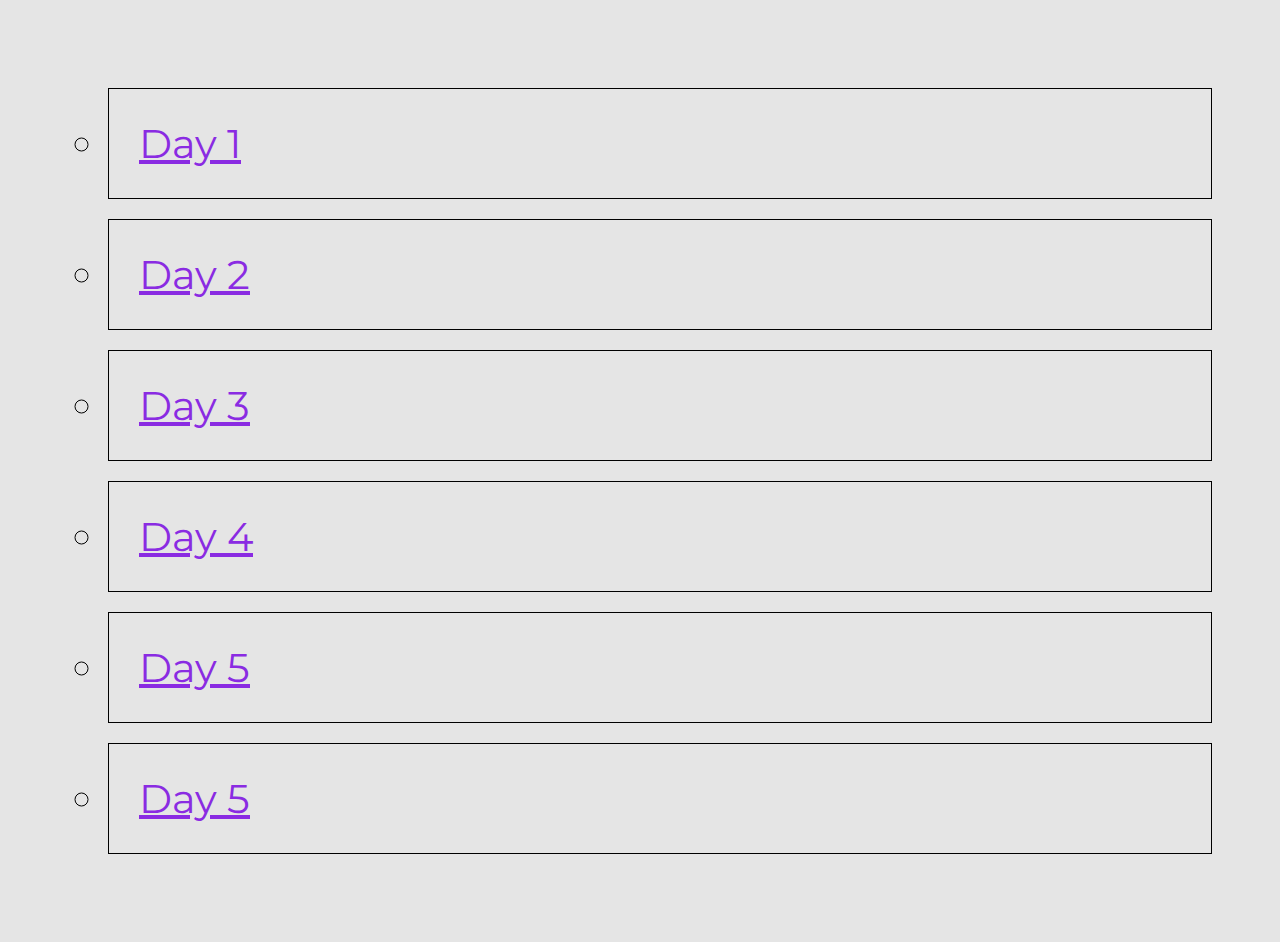
<file: index.html>
<!DOCTYPE html>
<html lang="en">
  <head>
    <meta charset="UTF-8" />
    <meta http-equiv="X-UA-Compatible" content="IE=edge" />
    <meta name="viewport" content="width=device-width, initial-scale=1.0" />

    <link rel="preconnect" href="https://fonts.googleapis.com" />
    <link rel="preconnect" href="https://fonts.gstatic.com" crossorigin />
    <link
      href="https://fonts.googleapis.com/css2?family=Montserrat:wght@400;700&display=swap"
      rel="stylesheet"
    />

    <link rel="stylesheet" href="./css/index.css" />

    <title>Resume</title>
  </head>

  <body>
    <ul class="list">
      <li class="item"><a href="./day-first.html">Day 1</a></li>
      <li class="item"><a href="./day-second.html">Day 2</a></li>
      <li class="item"><a href="./day-third.html">Day 3</a></li>
      <li class="item"><a href="./day-fourth.html">Day 4</a></li>
      <li class="item"><a href="./day-fifth.html">Day 5</a></li>
      <li class="item"><a href="./adaptive.html">Day 5</a></li>
      <!-- <li class="item"><a href="./full-resume.html">Full project</a></li> -->
    </ul>
  </body>
</html>
</file>
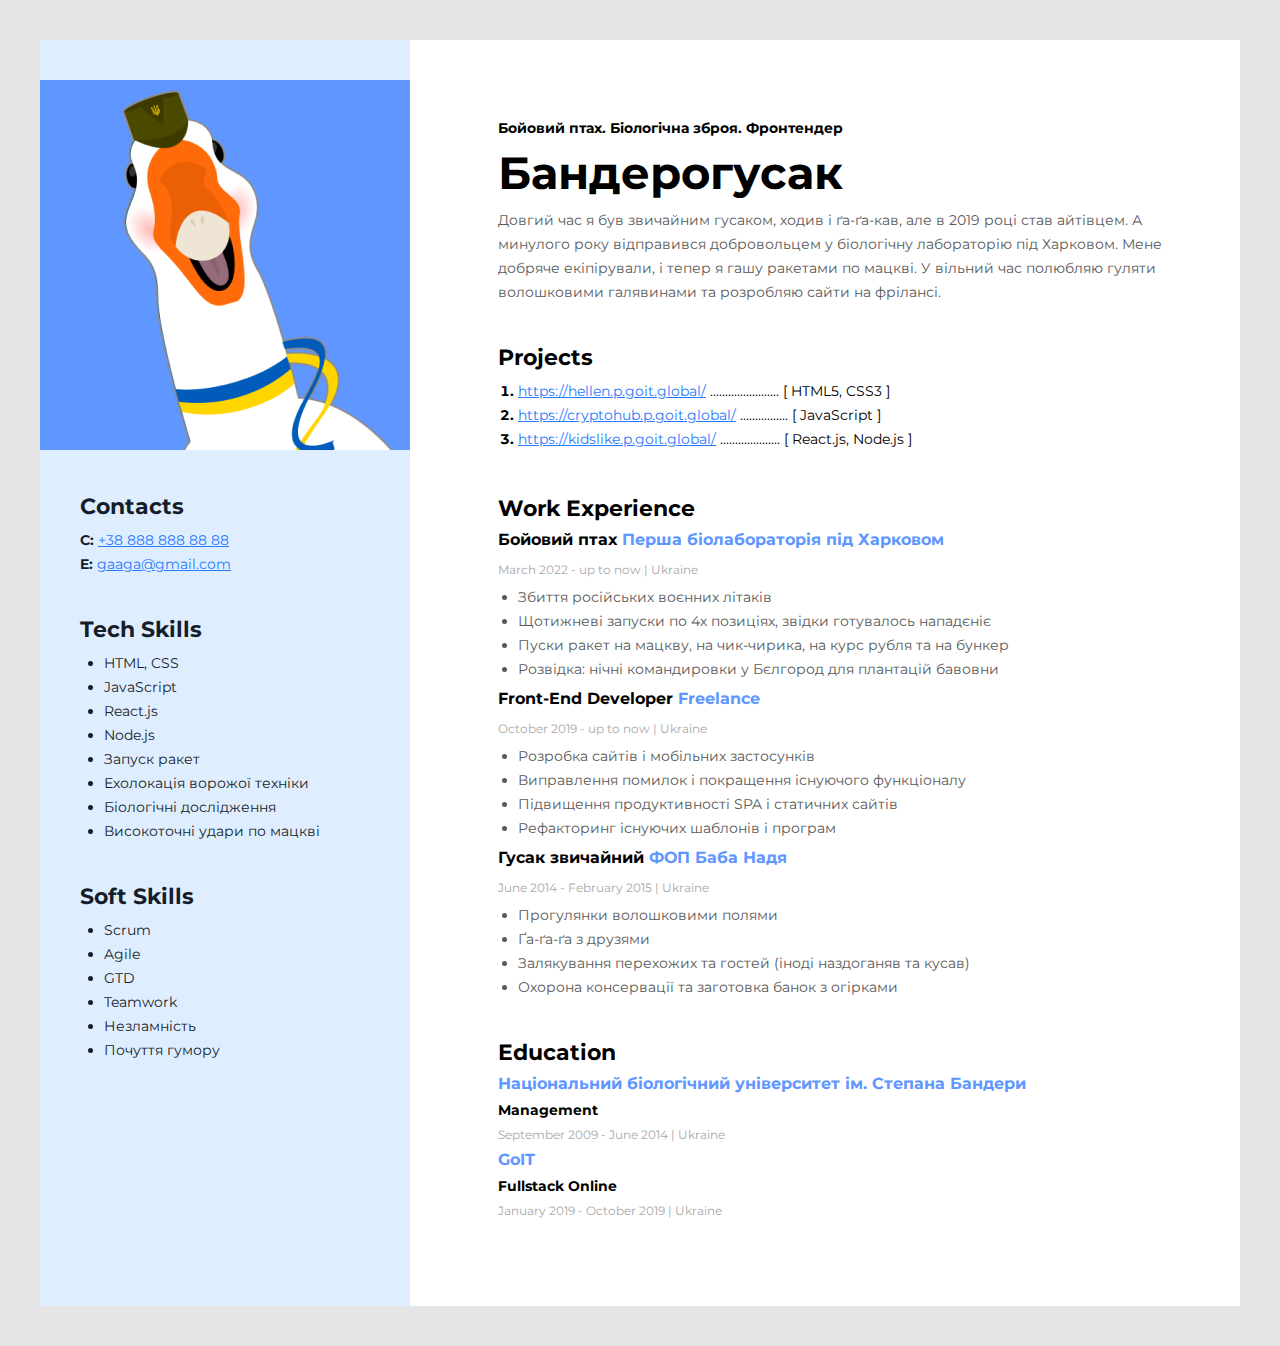
<file: adaptive.html>
<!DOCTYPE html>
<html lang="en">
  <head>
    <meta charset="UTF-8" />
    <meta http-equiv="X-UA-Compatible" content="IE=edge" />
    <meta name="viewport" content="width=device-width, initial-scale=1.0" />

    <link rel="preconnect" href="https://fonts.googleapis.com" />
    <link rel="preconnect" href="https://fonts.gstatic.com" crossorigin />
    <link
      href="https://fonts.googleapis.com/css2?family=Montserrat:wght@400;700&display=swap"
      rel="stylesheet"
    />

    <link rel="stylesheet" href="./css/reset.css" />
    <link rel="stylesheet" href="./css/adaptive.css" />

    <title>My resume</title>
  </head>

  <body>
    <div class="wrapper">
      <!-- Main content -->
      <div class="main-content">
        <!-- About me -->
        <div class="about-me">
          <h2 class="my-profession">
            Бойовий птах. Біологічна зброя. Фронтендер
          </h2>

          <h1 class="my-name">Бандерогусак</h1>

          <p class="my-summary">
            Довгий час я був звичайним гусаком, ходив і ґа-ґа-кав, але в 2019
            році став айтівцем. А минулого року відправився добровольцем у
            біологічну лабораторію під Харковом. Мене добряче екіпірували, і
            тепер я гашу ракетами по мацкві. У вільний час полюбляю гуляти
            волошковими галявинами та розробляю сайти на фрілансі.
          </p>
        </div>

        <!-- Projects -->
        <div class="projects-container">
          <h3 class="main-content-title">Projects</h3>

          <ol class="projects-list">
            <li class="projects-item">
              <a class="projects-link" href="https://hellen.p.goit.global/"
                >https://hellen.p.goit.global/</a
              >
              <span class="projects-tech">
                ....................... [ HTML5, CSS3 ]
              </span>
            </li>
            <li class="projects-item">
              <a class="projects-link" href="https://cryptohub.p.goit.global/"
                >https://cryptohub.p.goit.global/</a
              >
              <span class="projects-tech">
                ................ [ JavaScript ]
              </span>
            </li>
            <li class="projects-item">
              <a class="projects-link" href="https://kidslike.p.goit.global/"
                >https://kidslike.p.goit.global/</a
              >
              <span class="projects-tech">
                .................... [ React.js, Node.js ]
              </span>
            </li>
          </ol>
        </div>

        <!-- Work experience -->
        <div class="work-experience-container">
          <h3 class="main-content-title">Work Experience</h3>

          <!-- Company 1 -->
          <div class="company-container">
            <h4 class="company-position">
              Бойовий птах
              <span class="company-position-accent">
                Перша біолабораторія під Харковом
              </span>
            </h4>
            <p class="company-period">March 2022 - up to now | Ukraine</p>

            <ul class="company-duties-list">
              <li class="company-duties-item">
                Збиття російських воєнних літаків
              </li>
              <li class="company-duties-item">
                Щотижневі запуски по 4х позиціях, звідки готувалось нападєніє
              </li>
              <li class="company-duties-item">
                Пуски ракет на мацкву, на чик-чирика, на курс рубля та на бункер
              </li>
              <li class="company-duties-item">
                Розвідка: нічні командировки у Бєлгород для плантацій бавовни
              </li>
            </ul>
          </div>

          <!-- Company 2 -->
          <div class="company-container">
            <h4 class="company-position">
              Front-End Developer
              <span class="company-position-accent">Freelance</span>
            </h4>
            <p class="company-period">October 2019 - up to now | Ukraine</p>

            <ul class="company-duties-list">
              <li class="company-duties-item">
                Розробка сайтів і мобільних застосунків
              </li>
              <li class="company-duties-item">
                Виправлення помилок і покращення існуючого функціоналу
              </li>
              <li class="company-duties-item">
                Підвищення продуктивності SPA і статичних сайтів
              </li>
              <li class="company-duties-item">
                Рефакторинг існуючих шаблонів і програм
              </li>
            </ul>
          </div>

          <!-- Company 3 -->
          <div class="company-container">
            <h4 class="company-position">
              Гусак звичайний
              <span class="company-position-accent">ФОП Баба Надя</span>
            </h4>
            <p class="company-period">June 2014 - February 2015 | Ukraine</p>

            <ul class="company-duties-list">
              <li class="company-duties-item">Прогулянки волошковими полями</li>
              <li class="company-duties-item">Ґа-ґа-ґа з друзями</li>
              <li class="company-duties-item">
                Залякування перехожих та гостей (іноді наздоганяв та кусав)
              </li>
              <li class="company-duties-item">
                Охорона консервації та заготовка банок з огірками
              </li>
            </ul>
          </div>
        </div>

        <!-- Education -->

        <div>
          <h3 class="main-content-title">Education</h3>

          <div>
            <h4 class="education-place">
              Національний біологічний університет ім. Степана Бандери
            </h4>
            <h5 class="education-profile">Management</h5>
            <p class="company-period">September 2009 - June 2014 | Ukraine</p>
          </div>

          <div>
            <h4 class="education-place">GoIT</h4>
            <h5 class="education-profile">Fullstack Online</h5>
            <p class="company-period">January 2019 - October 2019 | Ukraine</p>
          </div>
        </div>
      </div>

      <!-- Sidebar -->
      <aside class="sidebar">
        <img
          class="my-photo"
          src="./img/banderogoose.png"
          alt="My photo"
          width="370"
        />

        <div class="sidebar-content">
          <!-- Contacts -->
          <div class="contacts-container">
            <h3 class="sidebar-title">Contacts</h3>

            <ul>
              <li class="contacts-item">
                C:
                <a class="contacts-link" href="tel:+388888888888"
                  >+38 888 888 88 88</a
                >
              </li>
              <li class="contacts-item">
                E:
                <a class="contacts-link" href="mailto:gaaga@gmail.com"
                  >gaaga@gmail.com</a
                >
              </li>
            </ul>
          </div>
          <div class="skill-row">
            <!-- Tech skills -->
            <div class="skills-container">
              <h3 class="sidebar-title">Tech Skills</h3>
              <ul class="skills-list">
                <li class="skills-item">HTML, CSS</li>
                <li class="skills-item">JavaScript</li>
                <li class="skills-item">React.js</li>
                <li class="skills-item">Node.js</li>
                <li class="skills-item">Запуск ракет</li>
                <li class="skills-item">Ехолокація ворожої техніки</li>
                <li class="skills-item">Біологічні дослідження</li>
                <li class="skills-item">Високоточні удари по мацкві</li>
              </ul>
            </div>

            <!-- Soft skills -->
            <div class="skills-container">
              <h3 class="sidebar-title">Soft Skills</h3>

              <ul class="skills-list">
                <li class="skills-item">Scrum</li>
                <li class="skills-item">Agile</li>
                <li class="skills-item">GTD</li>
                <li class="skills-item">Teamwork</li>
                <li class="skills-item">Незламність</li>
                <li class="skills-item">Почуття гумору</li>
              </ul>
            </div>
          </div>
        </div>
      </aside>
    </div>
  </body>
</html>
</file>
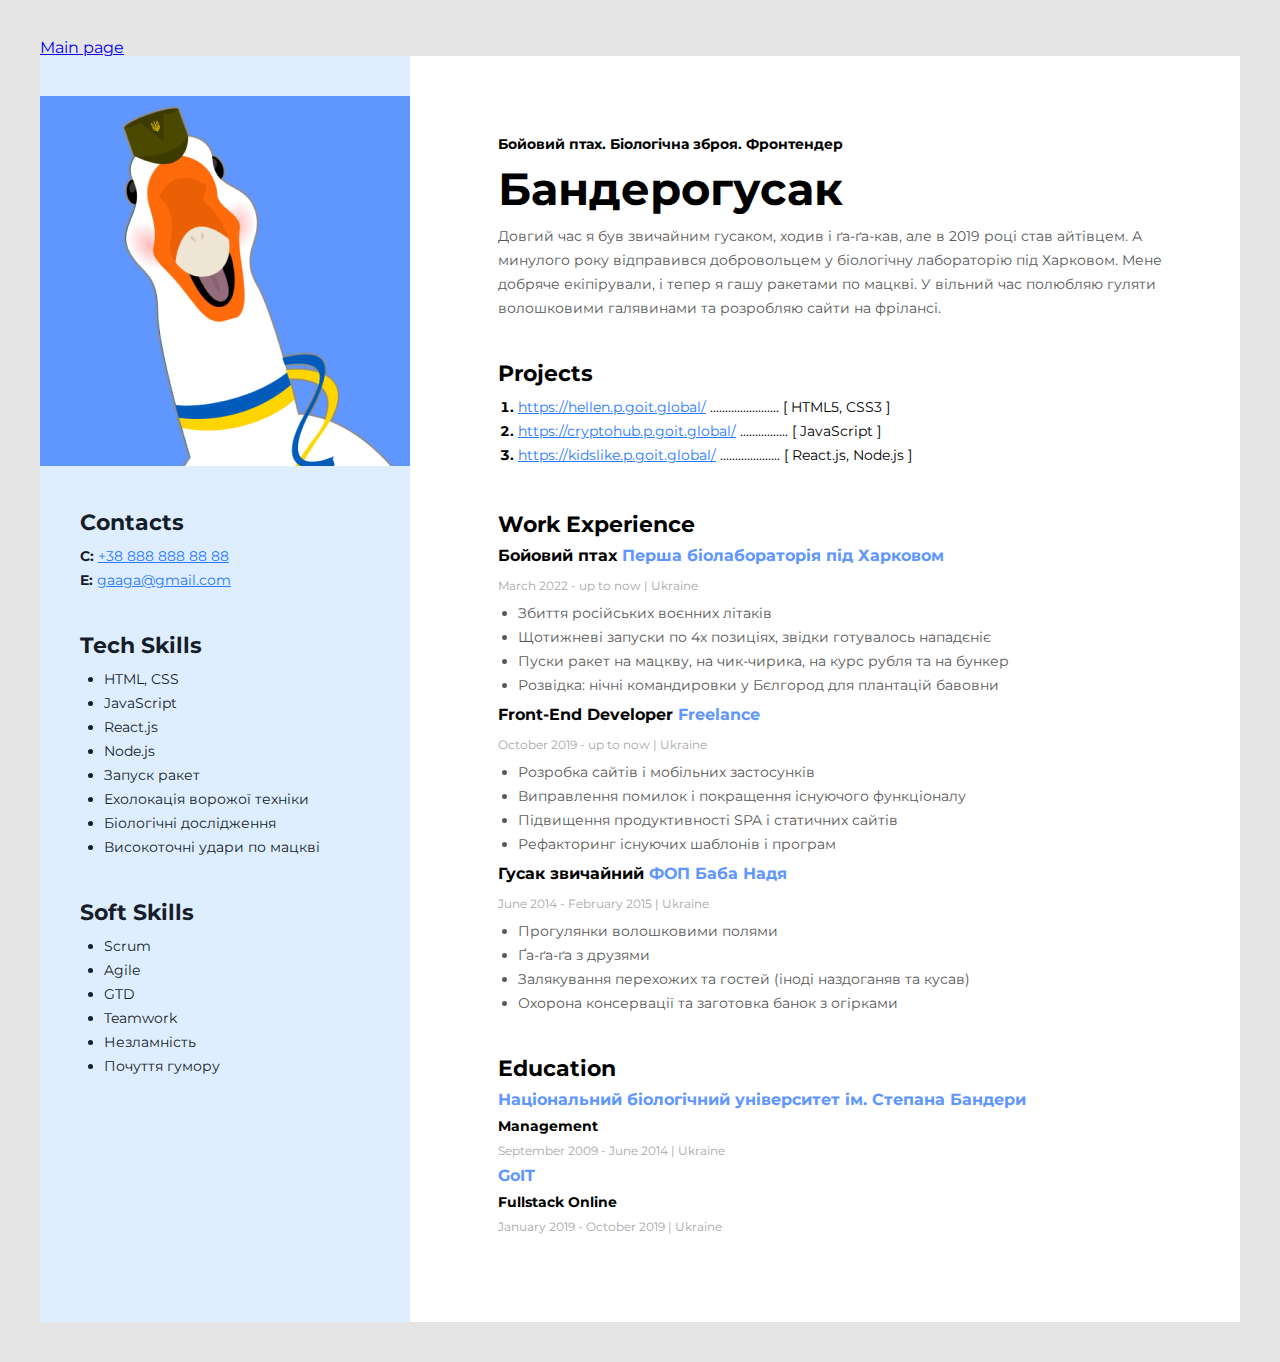
<file: day-fifth.html>
<!DOCTYPE html>
<html lang="en">
  <head>
    <meta charset="UTF-8" />
    <meta http-equiv="X-UA-Compatible" content="IE=edge" />
    <meta name="viewport" content="width=device-width, initial-scale=1.0" />

    <link rel="preconnect" href="https://fonts.googleapis.com" />
    <link rel="preconnect" href="https://fonts.gstatic.com" crossorigin />
    <link
      href="https://fonts.googleapis.com/css2?family=Montserrat:wght@400;700&display=swap"
      rel="stylesheet"
    />

    <link rel="stylesheet" href="./css/reset.css" />
    <link rel="stylesheet" href="./css/full-styles.css" />

    <title>My resume</title>
  </head>

  <body>
    <a href="./index.html">Main page</a>
    <div class="wrapper">
      <!-- Main content -->
      <div class="main-content">
        <!-- About me -->
        <div class="about-me">
          <h2 class="my-profession">
            Бойовий птах. Біологічна зброя. Фронтендер
          </h2>

          <h1 class="my-name">Бандерогусак</h1>

          <p class="my-summary">
            Довгий час я був звичайним гусаком, ходив і ґа-ґа-кав, але в 2019
            році став айтівцем. А минулого року відправився добровольцем у
            біологічну лабораторію під Харковом. Мене добряче екіпірували, і
            тепер я гашу ракетами по мацкві. У вільний час полюбляю гуляти
            волошковими галявинами та розробляю сайти на фрілансі.
          </p>
        </div>

        <!-- Projects -->
        <div class="projects-container">
          <h3 class="main-content-title">Projects</h3>

          <ol class="projects-list">
            <li class="projects-item">
              <a class="projects-link" href="https://hellen.p.goit.global/"
                >https://hellen.p.goit.global/</a
              >
              <span class="projects-tech">
                ....................... [ HTML5, CSS3 ]
              </span>
            </li>
            <li class="projects-item">
              <a class="projects-link" href="https://cryptohub.p.goit.global/"
                >https://cryptohub.p.goit.global/</a
              >
              <span class="projects-tech">
                ................ [ JavaScript ]
              </span>
            </li>
            <li class="projects-item">
              <a class="projects-link" href="https://kidslike.p.goit.global/"
                >https://kidslike.p.goit.global/</a
              >
              <span class="projects-tech">
                .................... [ React.js, Node.js ]
              </span>
            </li>
          </ol>
        </div>

        <!-- Work experience -->
        <div class="work-experience-container">
          <h3 class="main-content-title">Work Experience</h3>

          <!-- Company 1 -->
          <div class="company-container">
            <h4 class="company-position">
              Бойовий птах
              <span class="company-position-accent">
                Перша біолабораторія під Харковом
              </span>
            </h4>
            <p class="company-period">March 2022 - up to now | Ukraine</p>

            <ul class="company-duties-list">
              <li class="company-duties-item">
                Збиття російських воєнних літаків
              </li>
              <li class="company-duties-item">
                Щотижневі запуски по 4х позиціях, звідки готувалось нападєніє
              </li>
              <li class="company-duties-item">
                Пуски ракет на мацкву, на чик-чирика, на курс рубля та на бункер
              </li>
              <li class="company-duties-item">
                Розвідка: нічні командировки у Бєлгород для плантацій бавовни
              </li>
            </ul>
          </div>

          <!-- Company 2 -->
          <div class="company-container">
            <h4 class="company-position">
              Front-End Developer
              <span class="company-position-accent">Freelance</span>
            </h4>
            <p class="company-period">October 2019 - up to now | Ukraine</p>

            <ul class="company-duties-list">
              <li class="company-duties-item">
                Розробка сайтів і мобільних застосунків
              </li>
              <li class="company-duties-item">
                Виправлення помилок і покращення існуючого функціоналу
              </li>
              <li class="company-duties-item">
                Підвищення продуктивності SPA і статичних сайтів
              </li>
              <li class="company-duties-item">
                Рефакторинг існуючих шаблонів і програм
              </li>
            </ul>
          </div>

          <!-- Company 3 -->
          <div class="company-container">
            <h4 class="company-position">
              Гусак звичайний
              <span class="company-position-accent">ФОП Баба Надя</span>
            </h4>
            <p class="company-period">June 2014 - February 2015 | Ukraine</p>

            <ul class="company-duties-list">
              <li class="company-duties-item">Прогулянки волошковими полями</li>
              <li class="company-duties-item">Ґа-ґа-ґа з друзями</li>
              <li class="company-duties-item">
                Залякування перехожих та гостей (іноді наздоганяв та кусав)
              </li>
              <li class="company-duties-item">
                Охорона консервації та заготовка банок з огірками
              </li>
            </ul>
          </div>
        </div>

        <!-- Education -->

        <div>
          <h3 class="main-content-title">Education</h3>

          <div>
            <h4 class="education-place">
              Національний біологічний університет ім. Степана Бандери
            </h4>
            <h5 class="education-profile">Management</h5>
            <p class="company-period">September 2009 - June 2014 | Ukraine</p>
          </div>

          <div>
            <h4 class="education-place">GoIT</h4>
            <h5 class="education-profile">Fullstack Online</h5>
            <p class="company-period">January 2019 - October 2019 | Ukraine</p>
          </div>
        </div>
      </div>

      <!-- Sidebar -->
      <aside class="sidebar">
        <img
          class="my-photo"
          src="./img/banderogoose.png"
          alt="My photo"
          width="370"
        />

        <div class="sidebar-content">
          <!-- Contacts -->
          <div class="contacts-container">
            <h3 class="sidebar-title">Contacts</h3>

            <ul>
              <li class="contacts-item">
                C:
                <a class="contacts-link" href="tel:+388888888888"
                  >+38 888 888 88 88</a
                >
              </li>
              <li class="contacts-item">
                E:
                <a class="contacts-link" href="mailto:gaaga@gmail.com"
                  >gaaga@gmail.com</a
                >
              </li>
            </ul>
          </div>

          <!-- Tech skills -->
          <div class="skills-container">
            <h3 class="sidebar-title">Tech Skills</h3>
            <ul class="skills-list">
              <li class="skills-item">HTML, CSS</li>
              <li class="skills-item">JavaScript</li>
              <li class="skills-item">React.js</li>
              <li class="skills-item">Node.js</li>
              <li class="skills-item">Запуск ракет</li>
              <li class="skills-item">Ехолокація ворожої техніки</li>
              <li class="skills-item">Біологічні дослідження</li>
              <li class="skills-item">Високоточні удари по мацкві</li>
            </ul>
          </div>

          <!-- Soft skills -->
          <div class="skills-container">
            <h3 class="sidebar-title">Soft Skills</h3>

            <ul class="skills-list">
              <li class="skills-item">Scrum</li>
              <li class="skills-item">Agile</li>
              <li class="skills-item">GTD</li>
              <li class="skills-item">Teamwork</li>
              <li class="skills-item">Незламність</li>
              <li class="skills-item">Почуття гумору</li>
            </ul>
          </div>
        </div>
      </aside>
    </div>
  </body>
</html>
</file>
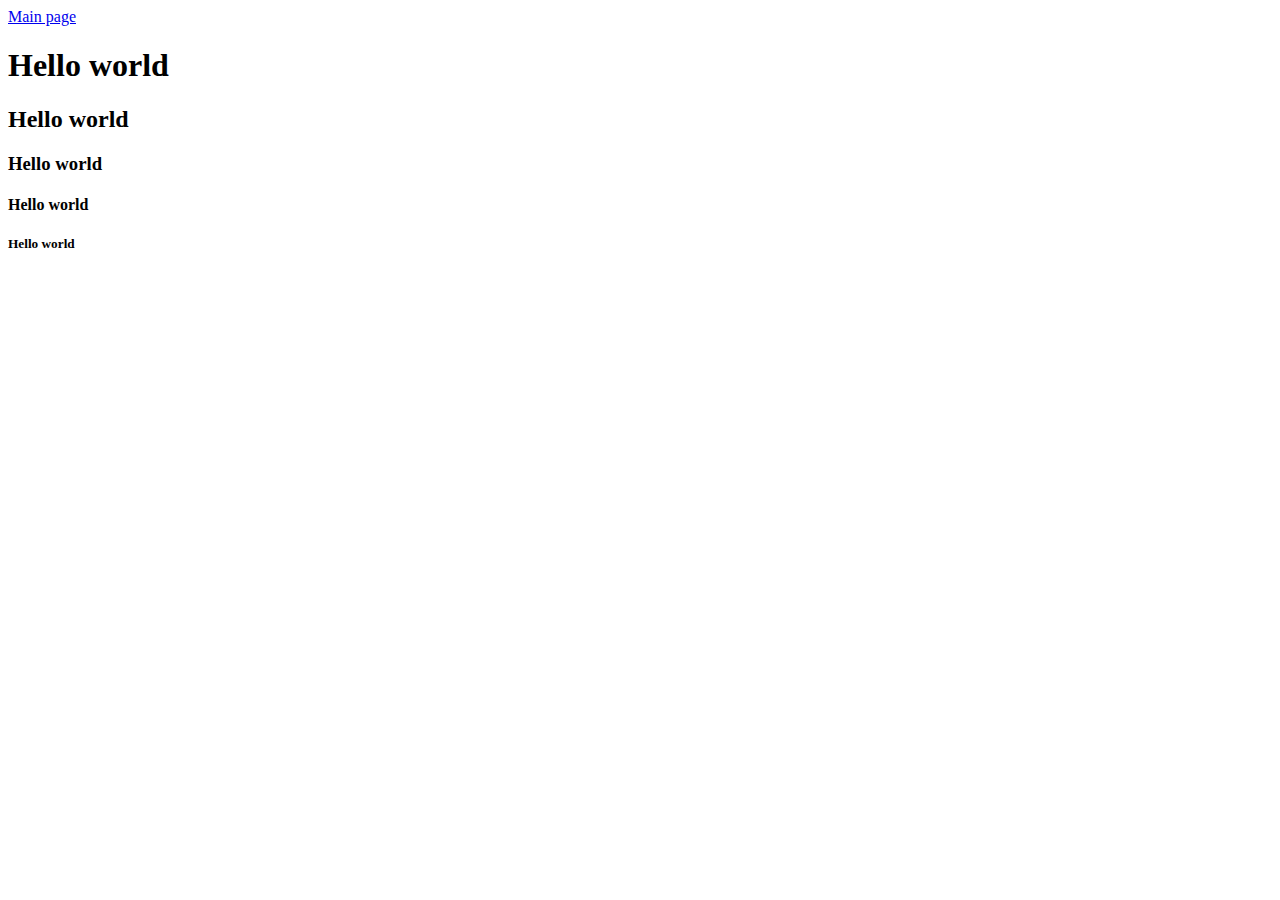
<file: day-first.html>
<!DOCTYPE html>
<html lang="en">
  <head>
    <meta charset="UTF-8" />
    <meta http-equiv="X-UA-Compatible" content="IE=edge" />
    <meta name="viewport" content="width=device-width, initial-scale=1.0" />
    <title>My resume</title>
  </head>
  <body>
    <a href="./index.html">Main page</a>
    <h1>Hello world</h1>
    <h2>Hello world</h2>
    <h3>Hello world</h3>
    <h4>Hello world</h4>
    <h5>Hello world</h5>
  </body>
</html>
</file>
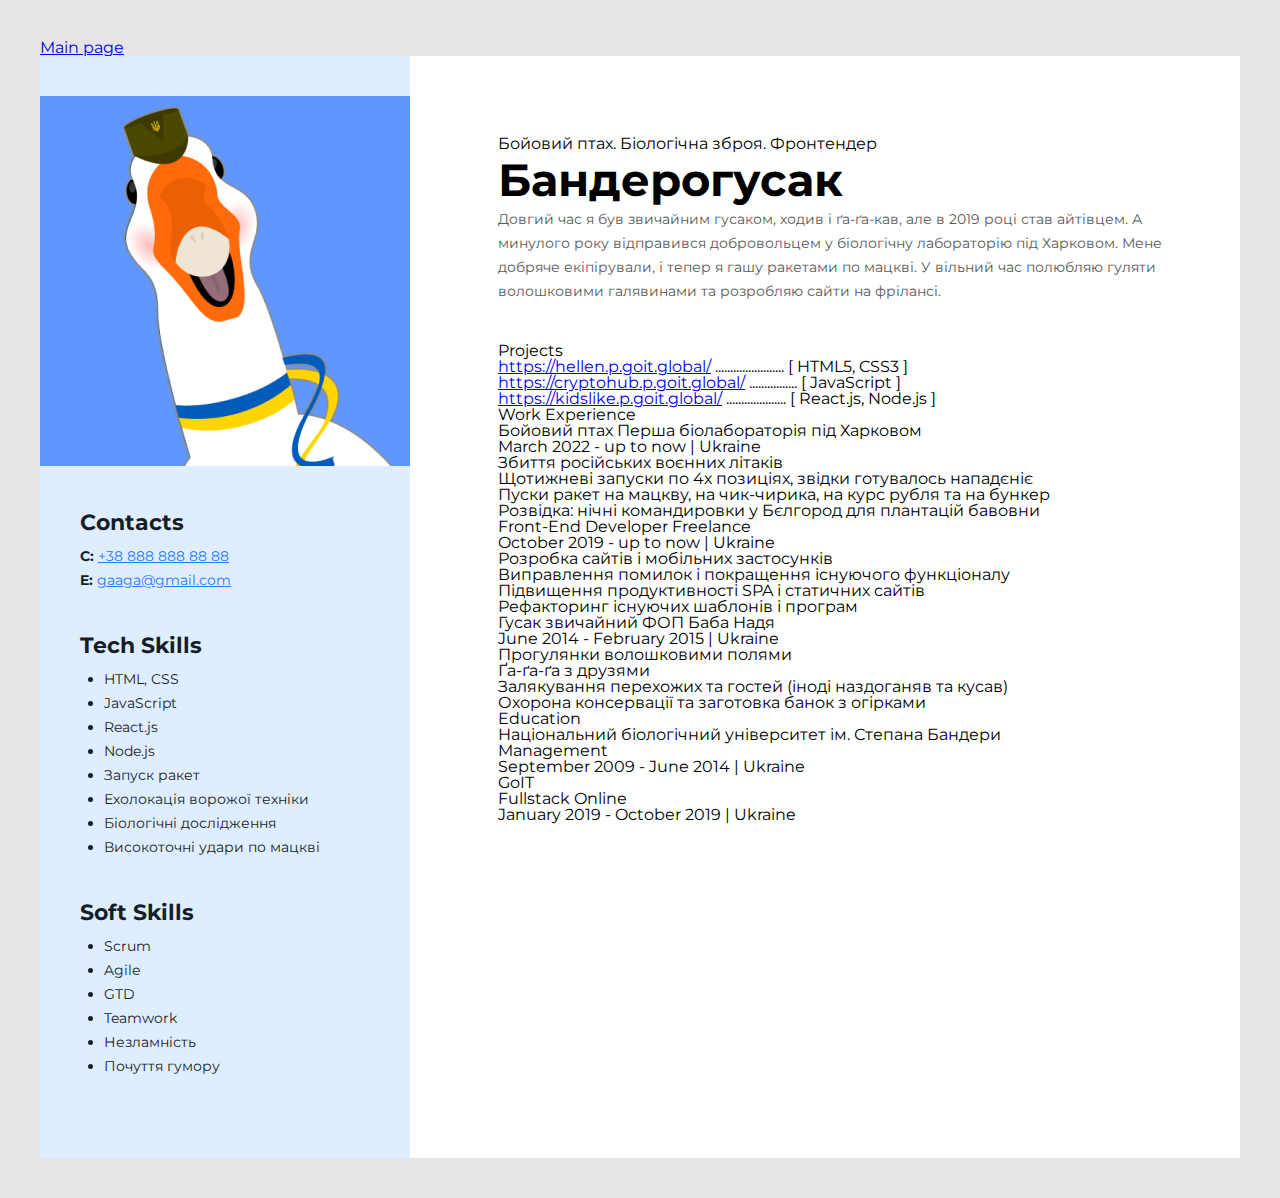
<file: day-fourth.html>
<!DOCTYPE html>
<html lang="en">
  <head>
    <meta charset="UTF-8" />
    <meta http-equiv="X-UA-Compatible" content="IE=edge" />
    <meta name="viewport" content="width=device-width, initial-scale=1.0" />

    <link rel="preconnect" href="https://fonts.googleapis.com" />
    <link rel="preconnect" href="https://fonts.gstatic.com" crossorigin />
    <link
      href="https://fonts.googleapis.com/css2?family=Montserrat:wght@400;700&display=swap"
      rel="stylesheet"
    />

    <link rel="stylesheet" href="./css/reset.css" />
    <link rel="stylesheet" href="./css/fourth-day.css" />

    <title>My resume</title>
  </head>

  <body><a href="./index.html">Main page</a>
    <div class="wrapper">
      <!-- Main content -->
      <div class="main-content">
        <!-- About me -->
        <div class="about-me">
          <h2>Бойовий птах. Біологічна зброя. Фронтендер</h2>

          <h1 class="my-name">Бандерогусак</h1>

          <p class="my-summary">
            Довгий час я був звичайним гусаком, ходив і ґа-ґа-кав, але в 2019
            році став айтівцем. А минулого року відправився добровольцем у
            біологічну лабораторію під Харковом. Мене добряче екіпірували, і
            тепер я гашу ракетами по мацкві. У вільний час полюбляю гуляти
            волошковими галявинами та розробляю сайти на фрілансі.
          </p>
        </div>

        <!-- Projects -->
        <div>
          <h3>Projects</h3>

          <ol>
            <li>
              <a href="https://hellen.p.goit.global/"
                >https://hellen.p.goit.global/</a
              >

              ....................... [ HTML5, CSS3 ]
            </li>
            <li>
              <a href="https://cryptohub.p.goit.global/"
                >https://cryptohub.p.goit.global/</a
              >
              ................ [ JavaScript ]
            </li>
            <li>
              <a href="https://kidslike.p.goit.global/"
                >https://kidslike.p.goit.global/</a
              >
              .................... [ React.js, Node.js ]
            </li>
          </ol>
        </div>

        <!-- Work experience -->
        <div>
          <h3>Work Experience</h3>

          <!-- Company 1 -->
          <div>
            <h4>Бойовий птах Перша біолабораторія під Харковом</h4>
            <p>March 2022 - up to now | Ukraine</p>

            <ul>
              <li>Збиття російських воєнних літаків</li>
              <li>
                Щотижневі запуски по 4х позиціях, звідки готувалось нападєніє
              </li>
              <li>
                Пуски ракет на мацкву, на чик-чирика, на курс рубля та на бункер
              </li>
              <li>
                Розвідка: нічні командировки у Бєлгород для плантацій бавовни
              </li>
            </ul>
          </div>

          <!-- Company 2 -->
          <div>
            <h4>Front-End Developer Freelance</h4>
            <p>October 2019 - up to now | Ukraine</p>

            <ul>
              <li>Розробка сайтів і мобільних застосунків</li>
              <li>Виправлення помилок і покращення існуючого функціоналу</li>
              <li>Підвищення продуктивності SPA і статичних сайтів</li>
              <li>Рефакторинг існуючих шаблонів і програм</li>
            </ul>
          </div>

          <!-- Company 3 -->
          <div>
            <h4>Гусак звичайний ФОП Баба Надя</h4>
            <p>June 2014 - February 2015 | Ukraine</p>

            <ul>
              <li>Прогулянки волошковими полями</li>
              <li>Ґа-ґа-ґа з друзями</li>
              <li>
                Залякування перехожих та гостей (іноді наздоганяв та кусав)
              </li>
              <li>Охорона консервації та заготовка банок з огірками</li>
            </ul>
          </div>
        </div>

        <!-- Education -->

        <div>
          <h3>Education</h3>

          <div>
            <h4>Національний біологічний університет ім. Степана Бандери</h4>
            <h5>Management</h5>
            <p>September 2009 - June 2014 | Ukraine</p>
          </div>

          <div>
            <h4>GoIT</h4>
            <h5>Fullstack Online</h5>
            <p>January 2019 - October 2019 | Ukraine</p>
          </div>
        </div>
      </div>

      <!-- Sidebar -->
      <aside class="sidebar">
        <img
          class="my-photo"
          src="./img/banderogoose.png"
          alt="My photo"
          width="370"
        />

        <div class="sidebar-content">
          <!-- Contacts -->
          <div class="contacts-container">
            <h3 class="sidebar-title">Contacts</h3>

            <ul>
              <li class="contacts-item">
                C:
                <a class="contacts-link" href="tel:+388888888888"
                  >+38 888 888 88 88</a
                >
              </li>
              <li class="contacts-item">
                E:
                <a class="contacts-link" href="mailto:gaaga@gmail.com"
                  >gaaga@gmail.com</a
                >
              </li>
            </ul>
          </div>

          <!-- Tech skills -->
          <div class="skills-container">
            <h3 class="sidebar-title">Tech Skills</h3>
            <ul class="skills-list">
              <li class="skills-item">HTML, CSS</li>
              <li class="skills-item">JavaScript</li>
              <li class="skills-item">React.js</li>
              <li class="skills-item">Node.js</li>
              <li class="skills-item">Запуск ракет</li>
              <li class="skills-item">Ехолокація ворожої техніки</li>
              <li class="skills-item">Біологічні дослідження</li>
              <li class="skills-item">Високоточні удари по мацкві</li>
            </ul>
          </div>

          <!-- Soft skills -->
          <div class="skills-container">
            <h3 class="sidebar-title">Soft Skills</h3>

            <ul class="skills-list">
              <li class="skills-item">Scrum</li>
              <li class="skills-item">Agile</li>
              <li class="skills-item">GTD</li>
              <li class="skills-item">Teamwork</li>
              <li class="skills-item">Незламність</li>
              <li class="skills-item">Почуття гумору</li>
            </ul>
          </div>
        </div>
      </aside>
    </div>
  </body>
</html>
</file>
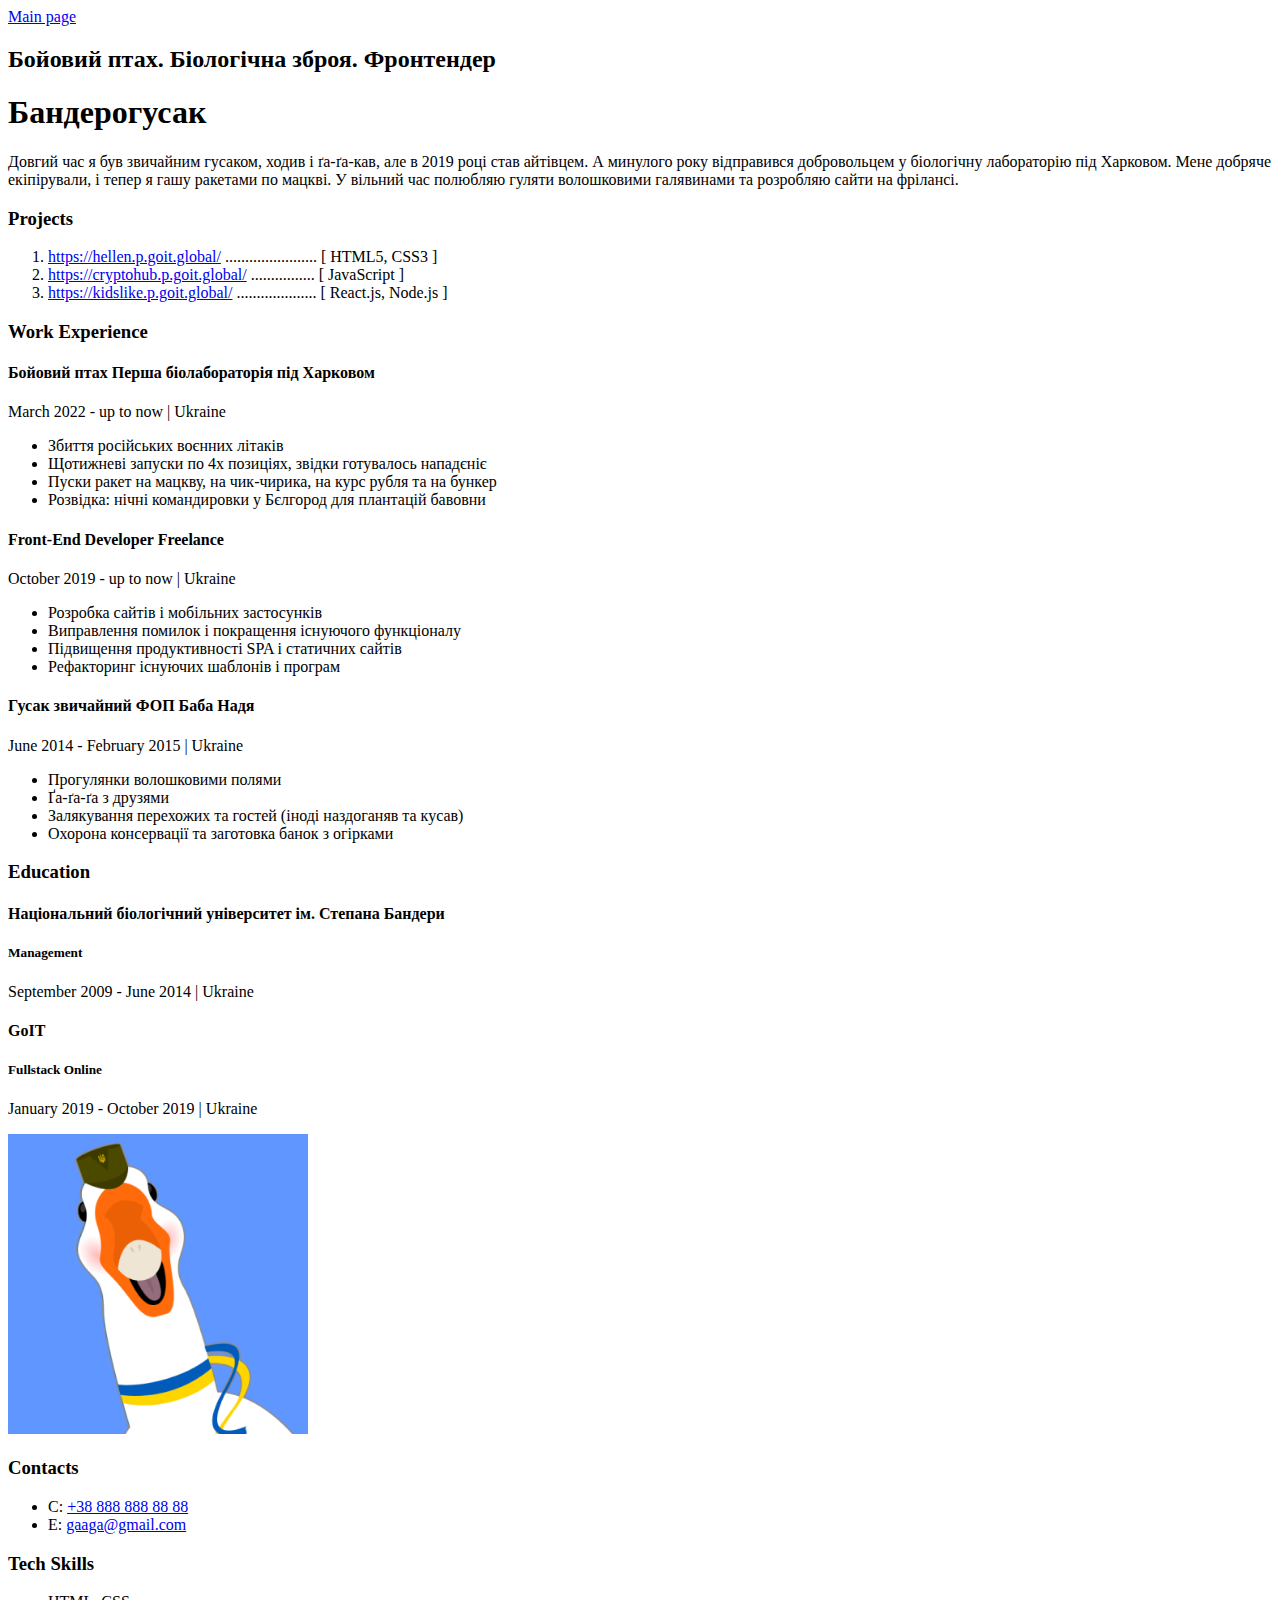
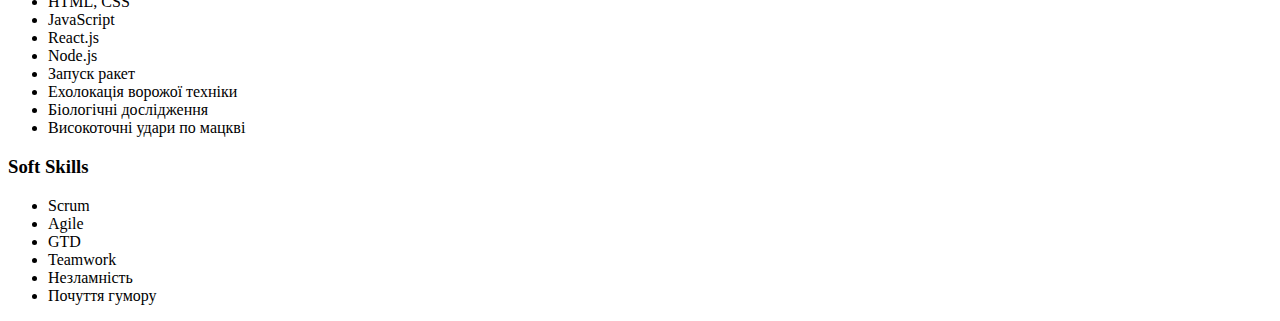
<file: day-second.html>
<!DOCTYPE html>
<html lang="en">
  <head>
    <meta charset="UTF-8" />
    <meta http-equiv="X-UA-Compatible" content="IE=edge" />
    <meta name="viewport" content="width=device-width, initial-scale=1.0" />
    <title>My resume</title>
  </head>

  <body>
    <a href="./index.html">Main page</a>
    <!-- Main content -->
    <div>
      <!-- About me -->
      <div>
        <h2>Бойовий птах. Біологічна зброя. Фронтендер</h2>

        <h1>Бандерогусак</h1>

        <p>
          Довгий час я був звичайним гусаком, ходив і ґа-ґа-кав, але в 2019 році
          став айтівцем. А минулого року відправився добровольцем у біологічну
          лабораторію під Харковом. Мене добряче екіпірували, і тепер я гашу
          ракетами по мацкві. У вільний час полюбляю гуляти волошковими
          галявинами та розробляю сайти на фрілансі.
        </p>
      </div>

      <!-- Projects -->
      <div>
        <h3>Projects</h3>

        <ol>
          <li>
            <a href="https://hellen.p.goit.global/"
              >https://hellen.p.goit.global/</a
            >

            ....................... [ HTML5, CSS3 ]
          </li>
          <li>
            <a href="https://cryptohub.p.goit.global/"
              >https://cryptohub.p.goit.global/</a
            >
            ................ [ JavaScript ]
          </li>
          <li>
            <a href="https://kidslike.p.goit.global/"
              >https://kidslike.p.goit.global/</a
            >
            .................... [ React.js, Node.js ]
          </li>
        </ol>
      </div>

      <!-- Work experience -->
      <div>
        <h3>Work Experience</h3>

        <!-- Company 1 -->
        <div>
          <h4>Бойовий птах Перша біолабораторія під Харковом</h4>
          <p>March 2022 - up to now | Ukraine</p>

          <ul>
            <li>Збиття російських воєнних літаків</li>
            <li>
              Щотижневі запуски по 4х позиціях, звідки готувалось нападєніє
            </li>
            <li>
              Пуски ракет на мацкву, на чик-чирика, на курс рубля та на бункер
            </li>
            <li>
              Розвідка: нічні командировки у Бєлгород для плантацій бавовни
            </li>
          </ul>
        </div>

        <!-- Company 2 -->
        <div>
          <h4>Front-End Developer Freelance</h4>
          <p>October 2019 - up to now | Ukraine</p>

          <ul>
            <li>Розробка сайтів і мобільних застосунків</li>
            <li>Виправлення помилок і покращення існуючого функціоналу</li>
            <li>Підвищення продуктивності SPA і статичних сайтів</li>
            <li>Рефакторинг існуючих шаблонів і програм</li>
          </ul>
        </div>

        <!-- Company 3 -->
        <div>
          <h4>Гусак звичайний ФОП Баба Надя</h4>
          <p>June 2014 - February 2015 | Ukraine</p>

          <ul>
            <li>Прогулянки волошковими полями</li>
            <li>Ґа-ґа-ґа з друзями</li>
            <li>Залякування перехожих та гостей (іноді наздоганяв та кусав)</li>
            <li>Охорона консервації та заготовка банок з огірками</li>
          </ul>
        </div>
      </div>

      <!-- Education -->

      <div>
        <h3>Education</h3>

        <div>
          <h4>Національний біологічний університет ім. Степана Бандери</h4>
          <h5>Management</h5>
          <p>September 2009 - June 2014 | Ukraine</p>
        </div>

        <div>
          <h4>GoIT</h4>
          <h5>Fullstack Online</h5>
          <p>January 2019 - October 2019 | Ukraine</p>
        </div>
      </div>
    </div>

    <!-- Sidebar -->
    <aside>
      <img src="./img/banderogoose.png" alt="My photo" width="300" />

      <!-- Contacts -->
      <div>
        <h3>Contacts</h3>

        <ul>
          <li>C: <a href="tel:+388888888888">+38 888 888 88 88</a></li>
          <li>E: <a href="mailto:gaaga@gmail.com">gaaga@gmail.com</a></li>
        </ul>
      </div>

      <!-- Tech skills -->
      <div>
        <h3>Tech Skills</h3>
        <ul>
          <li>HTML, CSS</li>
          <li>JavaScript</li>
          <li>React.js</li>
          <li>Node.js</li>
          <li>Запуск ракет</li>
          <li>Ехолокація ворожої техніки</li>
          <li>Біологічні дослідження</li>
          <li>Високоточні удари по мацкві</li>
        </ul>
      </div>

      <!-- Soft skills -->
      <div>
        <h3>Soft Skills</h3>

        <ul>
          <li>Scrum</li>
          <li>Agile</li>
          <li>GTD</li>
          <li>Teamwork</li>
          <li>Незламність</li>
          <li>Почуття гумору</li>
        </ul>
      </div>
    </aside>
  </body>
</html>
</file>
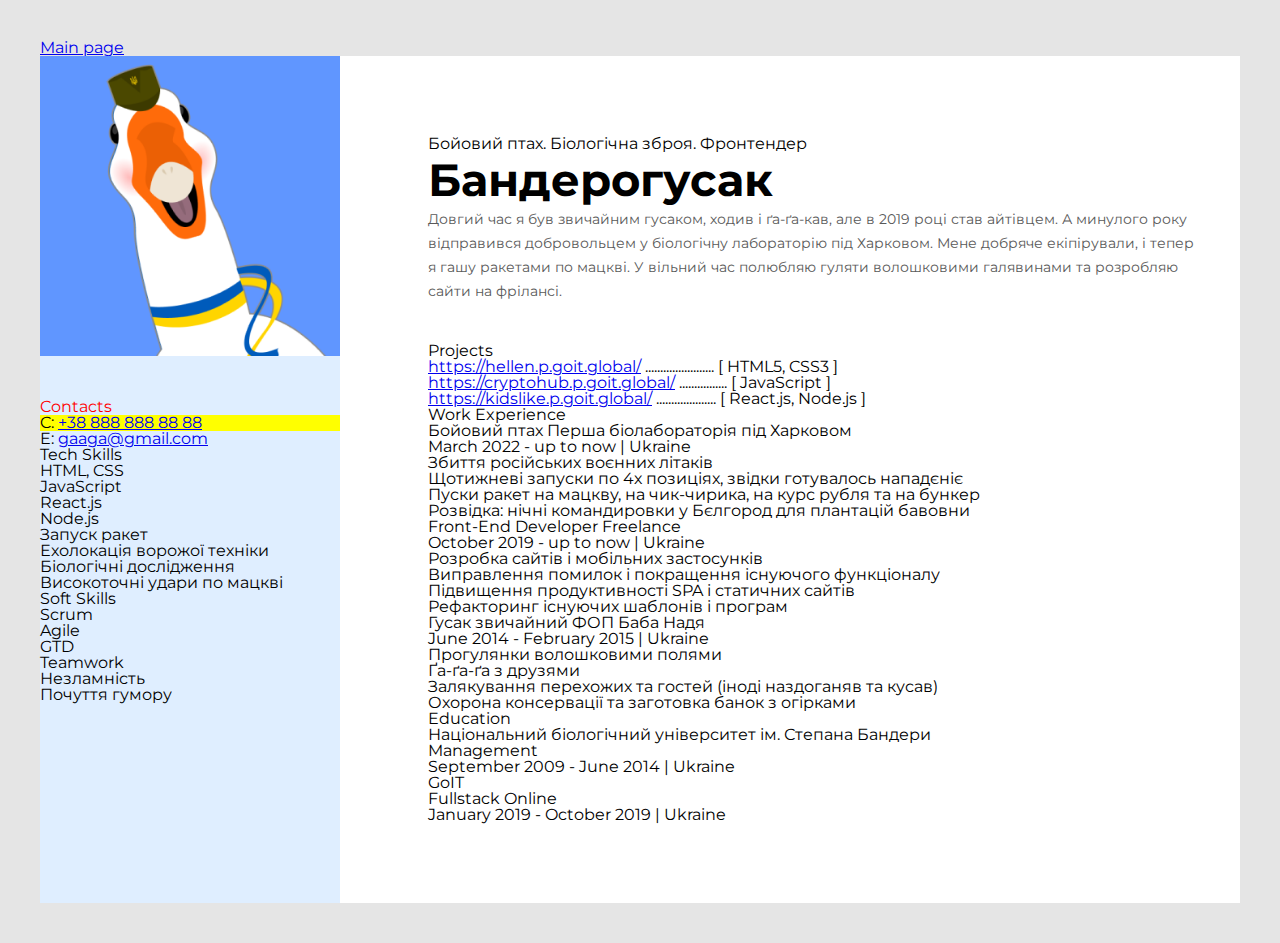
<file: day-third.html>
<!DOCTYPE html>
<html lang="en">
  <head>
    <meta charset="UTF-8" />
    <meta http-equiv="X-UA-Compatible" content="IE=edge" />
    <meta name="viewport" content="width=device-width, initial-scale=1.0" />

    <link rel="preconnect" href="https://fonts.googleapis.com" />
    <link rel="preconnect" href="https://fonts.gstatic.com" crossorigin />
    <link
      href="https://fonts.googleapis.com/css2?family=Montserrat:wght@400;700&display=swap"
      rel="stylesheet"
    />

    <link rel="stylesheet" href="./css/reset.css" />
    <link rel="stylesheet" href="./css/third-day.css" />

    <title>My resume</title>
  </head>

  <body>
    <a href="./index.html">Main page</a>
    <div class="wrapper">
      <!-- Main content -->
      <div class="main-content">
        <!-- About me -->
        <div class="about-me">
          <h2>Бойовий птах. Біологічна зброя. Фронтендер</h2>

          <h1 class="my-name">Бандерогусак</h1>

          <p class="my-summary">
            Довгий час я був звичайним гусаком, ходив і ґа-ґа-кав, але в 2019
            році став айтівцем. А минулого року відправився добровольцем у
            біологічну лабораторію під Харковом. Мене добряче екіпірували, і
            тепер я гашу ракетами по мацкві. У вільний час полюбляю гуляти
            волошковими галявинами та розробляю сайти на фрілансі.
          </p>
        </div>

        <!-- Projects -->
        <div>
          <h3>Projects</h3>

          <ol>
            <li>
              <a href="https://hellen.p.goit.global/"
                >https://hellen.p.goit.global/</a
              >

              ....................... [ HTML5, CSS3 ]
            </li>
            <li>
              <a href="https://cryptohub.p.goit.global/"
                >https://cryptohub.p.goit.global/</a
              >
              ................ [ JavaScript ]
            </li>
            <li>
              <a href="https://kidslike.p.goit.global/"
                >https://kidslike.p.goit.global/</a
              >
              .................... [ React.js, Node.js ]
            </li>
          </ol>
        </div>

        <!-- Work experience -->
        <div>
          <h3>Work Experience</h3>

          <!-- Company 1 -->
          <div>
            <h4>Бойовий птах Перша біолабораторія під Харковом</h4>
            <p>March 2022 - up to now | Ukraine</p>

            <ul>
              <li>Збиття російських воєнних літаків</li>
              <li>
                Щотижневі запуски по 4х позиціях, звідки готувалось нападєніє
              </li>
              <li>
                Пуски ракет на мацкву, на чик-чирика, на курс рубля та на бункер
              </li>
              <li>
                Розвідка: нічні командировки у Бєлгород для плантацій бавовни
              </li>
            </ul>
          </div>

          <!-- Company 2 -->
          <div>
            <h4>Front-End Developer Freelance</h4>
            <p>October 2019 - up to now | Ukraine</p>

            <ul>
              <li>Розробка сайтів і мобільних застосунків</li>
              <li>Виправлення помилок і покращення існуючого функціоналу</li>
              <li>Підвищення продуктивності SPA і статичних сайтів</li>
              <li>Рефакторинг існуючих шаблонів і програм</li>
            </ul>
          </div>

          <!-- Company 3 -->
          <div>
            <h4>Гусак звичайний ФОП Баба Надя</h4>
            <p>June 2014 - February 2015 | Ukraine</p>

            <ul>
              <li>Прогулянки волошковими полями</li>
              <li>Ґа-ґа-ґа з друзями</li>
              <li>
                Залякування перехожих та гостей (іноді наздоганяв та кусав)
              </li>
              <li>Охорона консервації та заготовка банок з огірками</li>
            </ul>
          </div>
        </div>

        <!-- Education -->

        <div>
          <h3>Education</h3>

          <div>
            <h4>Національний біологічний університет ім. Степана Бандери</h4>
            <h5>Management</h5>
            <p>September 2009 - June 2014 | Ukraine</p>
          </div>

          <div>
            <h4>GoIT</h4>
            <h5>Fullstack Online</h5>
            <p>January 2019 - October 2019 | Ukraine</p>
          </div>
        </div>
      </div>

      <!-- Sidebar -->
      <aside>
        <img
          class="my-photo"
          src="./img/banderogoose.png"
          alt="My photo"
          width="300"
        />

        <!-- Contacts -->
        <div>
          <h3 class="contacts-header">Contacts</h3>

          <ul>
            <li class="yellow-bgd">
              C: <a href="tel:+388888888888">+38 888 888 88 88</a>
            </li>
            <li>E: <a href="mailto:gaaga@gmail.com">gaaga@gmail.com</a></li>
          </ul>
        </div>

        <!-- Tech skills -->
        <div>
          <h3>Tech Skills</h3>
          <ul>
            <li>HTML, CSS</li>
            <li>JavaScript</li>
            <li>React.js</li>
            <li>Node.js</li>
            <li>Запуск ракет</li>
            <li>Ехолокація ворожої техніки</li>
            <li>Біологічні дослідження</li>
            <li>Високоточні удари по мацкві</li>
          </ul>
        </div>

        <!-- Soft skills -->
        <div>
          <h3>Soft Skills</h3>

          <ul>
            <li>Scrum</li>
            <li>Agile</li>
            <li>GTD</li>
            <li>Teamwork</li>
            <li>Незламність</li>
            <li>Почуття гумору</li>
          </ul>
        </div>
      </aside>
    </div>
  </body>
</html>
</file>
<file: css/index.css>
body {
  font-family: "Montserrat", sans-serif;
  background-color: #e5e5e5;
  padding: 40px;
  font-size: 40px;
}
.list {
  list-style: circle;
}
.item {
  border: 1px solid black;
  margin: 20px;
}
.item:hover {
  background-color: #ada9a9;
}
a {
  display: block;
  padding: 30px;
  color: blueviolet;
}
</file>
<file: css/adaptive.css>
body {
  padding-left: 40px;
  padding-top: 40px;
  padding-right: 40px;
  padding-bottom: 40px;
  background: #e5e5e5;
  font-family: "Montserrat", sans-serif;
}

.wrapper {
  display: flex;
  flex-direction: row-reverse;
  background: #ffffff;
  width: 1200px;
  margin: auto;
}

.main-content {
  padding-left: 88px;
  padding-top: 80px;
  padding-bottom: 80px;
  padding-right: 40px;
}

.about-me {
  margin-bottom: 40px;
}

.my-name {
  font-style: normal;
  font-weight: 700;
  font-size: 45px;
  line-height: 55px;
  margin-bottom: 8px;
}

.my-summary {
  font-style: normal;
  font-weight: 400;
  font-size: 14px;
  line-height: 24px;
  color: #595959;
}

.sidebar {
  background: #dfeeff;
  padding-top: 40px;
  padding-bottom: 40px;
}

.sidebar-content {
  padding-top: 40px;
  padding-left: 40px;
  padding-right: 80px;
}

.sidebar-title {
  font-style: normal;
  font-weight: 700;
  font-size: 22px;
  line-height: 27px;
  color: #161d2a;
  margin-bottom: 8px;
}

.contacts-container {
  margin-bottom: 40px;
}

.contacts-item {
  font-style: normal;
  font-weight: 700;
  font-size: 14px;
  line-height: 24px;
  color: #161d2a;
}

.contacts-link {
  font-style: normal;
  font-weight: 400;
  font-size: 14px;
  line-height: 24px;
  text-decoration-line: underline;
  color: #2979ff;
}

.skills-container {
  margin-bottom: 40px;
}

.skills-item {
  font-style: normal;
  font-weight: 400;
  font-size: 14px;
  line-height: 24px;
  color: #161d2a;
  list-style: disc;
}

.skills-list {
  padding-left: 24px;
}

.my-profession {
  font-style: normal;
  font-weight: 700;
  font-size: 14px;
  line-height: 17px;
  color: #000000;
  margin-bottom: 8px;
}

.main-content-title {
  margin-bottom: 8px;
  font-style: normal;
  font-weight: 700;
  font-size: 22px;
  line-height: 27px;
  color: #000000;
}

.projects-container {
  margin-bottom: 44px;
}

.projects-item {
  font-style: normal;
  font-weight: 700;
  font-size: 14px;
  line-height: 24px;
  color: #000000;
  list-style: decimal;
}

.projects-link {
  font-style: normal;
  font-weight: 400;
  font-size: 14px;
  line-height: 24px;
  text-decoration-line: underline;
  color: #2979ff;
}

.projects-tech {
  font-style: normal;
  font-weight: 400;
  font-size: 14px;
  line-height: 24px;
  color: #000000;
}

.projects-list {
  padding-left: 20px;
}

.company-position {
  font-style: normal;
  font-weight: 700;
  font-size: 16px;
  line-height: 20px;
  color: #000000;
  margin-bottom: 12px;
}

.company-position-accent {
  color: #6096ff;
}

.company-period {
  font-style: normal;
  font-weight: 400;
  font-size: 12px;
  line-height: 15px;
  color: #a8a8a8;
  margin-bottom: 8px;
}

.company-duties-item {
  font-style: normal;
  font-weight: 400;
  font-size: 14px;
  line-height: 24px;
  color: #595959;
  list-style: disc;
}

.company-duties-list {
  padding-left: 20px;
}

.company-container {
  margin-bottom: 8px;
}

.work-experience-container {
  margin-bottom: 40px;
}

.education-place {
  font-style: normal;
  font-weight: 700;
  font-size: 16px;
  line-height: 20px;
  color: #6096ff;
  margin-bottom: 8px;
}

.education-profile {
  font-style: normal;
  font-weight: 700;
  font-size: 14px;
  line-height: 17px;
  color: #000000;
  margin-bottom: 8px;
}

@media screen and (max-width: 1270px) {
  .wrapper {
    width: 100%;
  }
}

@media screen and (max-width: 995px) {
  .main-content {
    padding-left: 40px;
    padding-top: 40px;
    padding-bottom: 40px;
    padding-right: 40px;
  }

  .my-photo {
    width: 275px;
  }
}

@media screen and (max-width: 800px) {
  .wrapper {
    flex-direction: column-reverse;
  }

  .sidebar {
    display: flex;
    align-items: flex-start;
    padding-top: 20px;
    padding-bottom: 20px;
  }

  .sidebar-content {
    padding-top: 0;
    padding-right: 0;
    display: flex;
    flex-wrap: wrap;
  }

  .skill-row {
    display: flex;
    padding-right: 20px;
  }
}

@media screen and (max-width: 680px) {
  body {
    padding: 0;
  }

  .sidebar {
    flex-direction: column;
    align-items: center;
  }

  .my-photo {
    margin-bottom: 20px;
    width: 350px;
  }

  .sidebar-content {
    flex-direction: column;
    align-items: center;
    padding-left: 0;
  }
}

@media screen and (max-width: 480px) {
  .main-content {
    padding-left: 20px;
    padding-right: 20px;
  }

  .skill-row {
    flex-direction: column;
    padding-right: 0;
  }

  .sidebar-content {
    align-items: flex-start;
  }
}
</file>
<file: css/full-styles.css>
body {
  padding-left: 40px;
  padding-top: 40px;
  padding-right: 40px;
  padding-bottom: 40px;
  background: #e5e5e5;
  font-family: "Montserrat", sans-serif;
}

.wrapper {
  display: flex;
  flex-direction: row-reverse;
  background: #ffffff;
  width: 1200px;
  margin: auto;
}

.main-content {
  padding-left: 88px;
  padding-top: 80px;
  padding-bottom: 80px;
  padding-right: 40px;
}

.about-me {
  margin-bottom: 40px;
}

.my-name {
  font-style: normal;
  font-weight: 700;
  font-size: 45px;
  line-height: 55px;
  margin-bottom: 8px;
}

.my-summary {
  font-style: normal;
  font-weight: 400;
  font-size: 14px;
  line-height: 24px;
  color: #595959;
}

.sidebar {
  background: #dfeeff;
  padding-top: 40px;
  padding-bottom: 40px;
}

.sidebar-content {
  padding-top: 40px;
  padding-left: 40px;
  padding-right: 80px;
}

.sidebar-title {
  font-style: normal;
  font-weight: 700;
  font-size: 22px;
  line-height: 27px;
  color: #161d2a;
  margin-bottom: 8px;
}

.contacts-container {
  margin-bottom: 40px;
}

.contacts-item {
  font-style: normal;
  font-weight: 700;
  font-size: 14px;
  line-height: 24px;
  color: #161d2a;
}

.contacts-link {
  font-style: normal;
  font-weight: 400;
  font-size: 14px;
  line-height: 24px;
  text-decoration-line: underline;
  color: #2979ff;
}

.skills-container {
  margin-bottom: 40px;
}

.skills-item {
  font-style: normal;
  font-weight: 400;
  font-size: 14px;
  line-height: 24px;
  color: #161d2a;
  list-style: disc;
}

.skills-list {
  padding-left: 24px;
}

.my-profession {
  font-style: normal;
  font-weight: 700;
  font-size: 14px;
  line-height: 17px;
  color: #000000;
  margin-bottom: 8px;
}

.main-content-title {
  margin-bottom: 8px;
  font-style: normal;
  font-weight: 700;
  font-size: 22px;
  line-height: 27px;
  color: #000000;
}

.projects-container {
  margin-bottom: 44px;
}

.projects-item {
  font-style: normal;
  font-weight: 700;
  font-size: 14px;
  line-height: 24px;
  color: #000000;
  list-style: decimal;
}

.projects-link {
  font-style: normal;
  font-weight: 400;
  font-size: 14px;
  line-height: 24px;
  text-decoration-line: underline;
  color: #2979ff;
}

.projects-tech {
  font-style: normal;
  font-weight: 400;
  font-size: 14px;
  line-height: 24px;
  color: #000000;
}

.projects-list {
  padding-left: 20px;
}

.company-position {
  font-style: normal;
  font-weight: 700;
  font-size: 16px;
  line-height: 20px;
  color: #000000;
  margin-bottom: 12px;
}

.company-position-accent {
  color: #6096ff;
}

.company-period {
  font-style: normal;
  font-weight: 400;
  font-size: 12px;
  line-height: 15px;
  color: #a8a8a8;
  margin-bottom: 8px;
}

.company-duties-item {
  font-style: normal;
  font-weight: 400;
  font-size: 14px;
  line-height: 24px;
  color: #595959;
  list-style: disc;
}

.company-duties-list {
  padding-left: 20px;
}

.company-container {
  margin-bottom: 8px;
}

.work-experience-container {
  margin-bottom: 40px;
}

.education-place {
  font-style: normal;
  font-weight: 700;
  font-size: 16px;
  line-height: 20px;
  color: #6096ff;
  margin-bottom: 8px;
}

.education-profile {
  font-style: normal;
  font-weight: 700;
  font-size: 14px;
  line-height: 17px;
  color: #000000;
  margin-bottom: 8px;
}
</file>
<file: css/fourth-day.css>
body {
  padding-left: 40px;
  padding-top: 40px;
  padding-right: 40px;
  padding-bottom: 40px;
  background: #e5e5e5;
  font-family: "Montserrat", sans-serif;
}

.wrapper {
  display: flex;
  flex-direction: row-reverse;
  background: #ffffff;
  width: 1200px;
  margin: auto;
}

.main-content {
  padding-left: 88px;
  padding-top: 80px;
  padding-bottom: 80px;
  padding-right: 40px;
}

.about-me {
  margin-bottom: 40px;
}

.my-name {
  font-style: normal;
  font-weight: 700;
  font-size: 45px;
  line-height: 55px;
}

.my-summary {
  font-style: normal;
  font-weight: 400;
  font-size: 14px;
  line-height: 24px;
  color: #595959;
}

.sidebar {
  background: #dfeeff;
  padding-top: 40px;
  padding-bottom: 40px;
}

.sidebar-content {
  padding-top: 40px;
  padding-left: 40px;
  padding-right: 80px;
}

.sidebar-title {
  font-style: normal;
  font-weight: 700;
  font-size: 22px;
  line-height: 27px;
  color: #161d2a;
  margin-bottom: 8px;
}

.contacts-container {
  margin-bottom: 40px;
}

.contacts-item {
  font-style: normal;
  font-weight: 700;
  font-size: 14px;
  line-height: 24px;
  color: #161d2a;
}

.contacts-link {
  font-style: normal;
  font-weight: 400;
  font-size: 14px;
  line-height: 24px;
  text-decoration-line: underline;
  color: #2979ff;
}

.skills-container {
  margin-bottom: 40px;
}

.skills-item {
  font-style: normal;
  font-weight: 400;
  font-size: 14px;
  line-height: 24px;
  color: #161d2a;
  list-style: disc;
}

.skills-list {
  padding-left: 24px;
}
</file>
<file: css/third-day.css>
body {
  padding-left: 40px;
  padding-top: 40px;
  padding-right: 40px;
  padding-bottom: 40px;
  background: #e5e5e5;
  font-family: "Montserrat", sans-serif;
}

.wrapper {
  display: flex;
  flex-direction: row-reverse;
  background: #ffffff;
  width: 1200px;
  margin: auto;
}

.main-content {
  padding-left: 88px;
  padding-top: 80px;
  padding-bottom: 80px;
  padding-right: 40px;
}

.my-photo {
  margin-bottom: 40px;
}

.about-me {
  margin-bottom: 40px;
}

.my-name {
  font-style: normal;
  font-weight: 700;
  font-size: 45px;
  line-height: 55px;
}

.my-summary {
  font-style: normal;
  font-weight: 400;
  font-size: 14px;
  line-height: 24px;
  color: #595959;
}

.yellow-bgd {
  background: yellow;
}

aside {
  background: #dfeeff;
}

.contacts-header {
  color: red;
}
</file>
